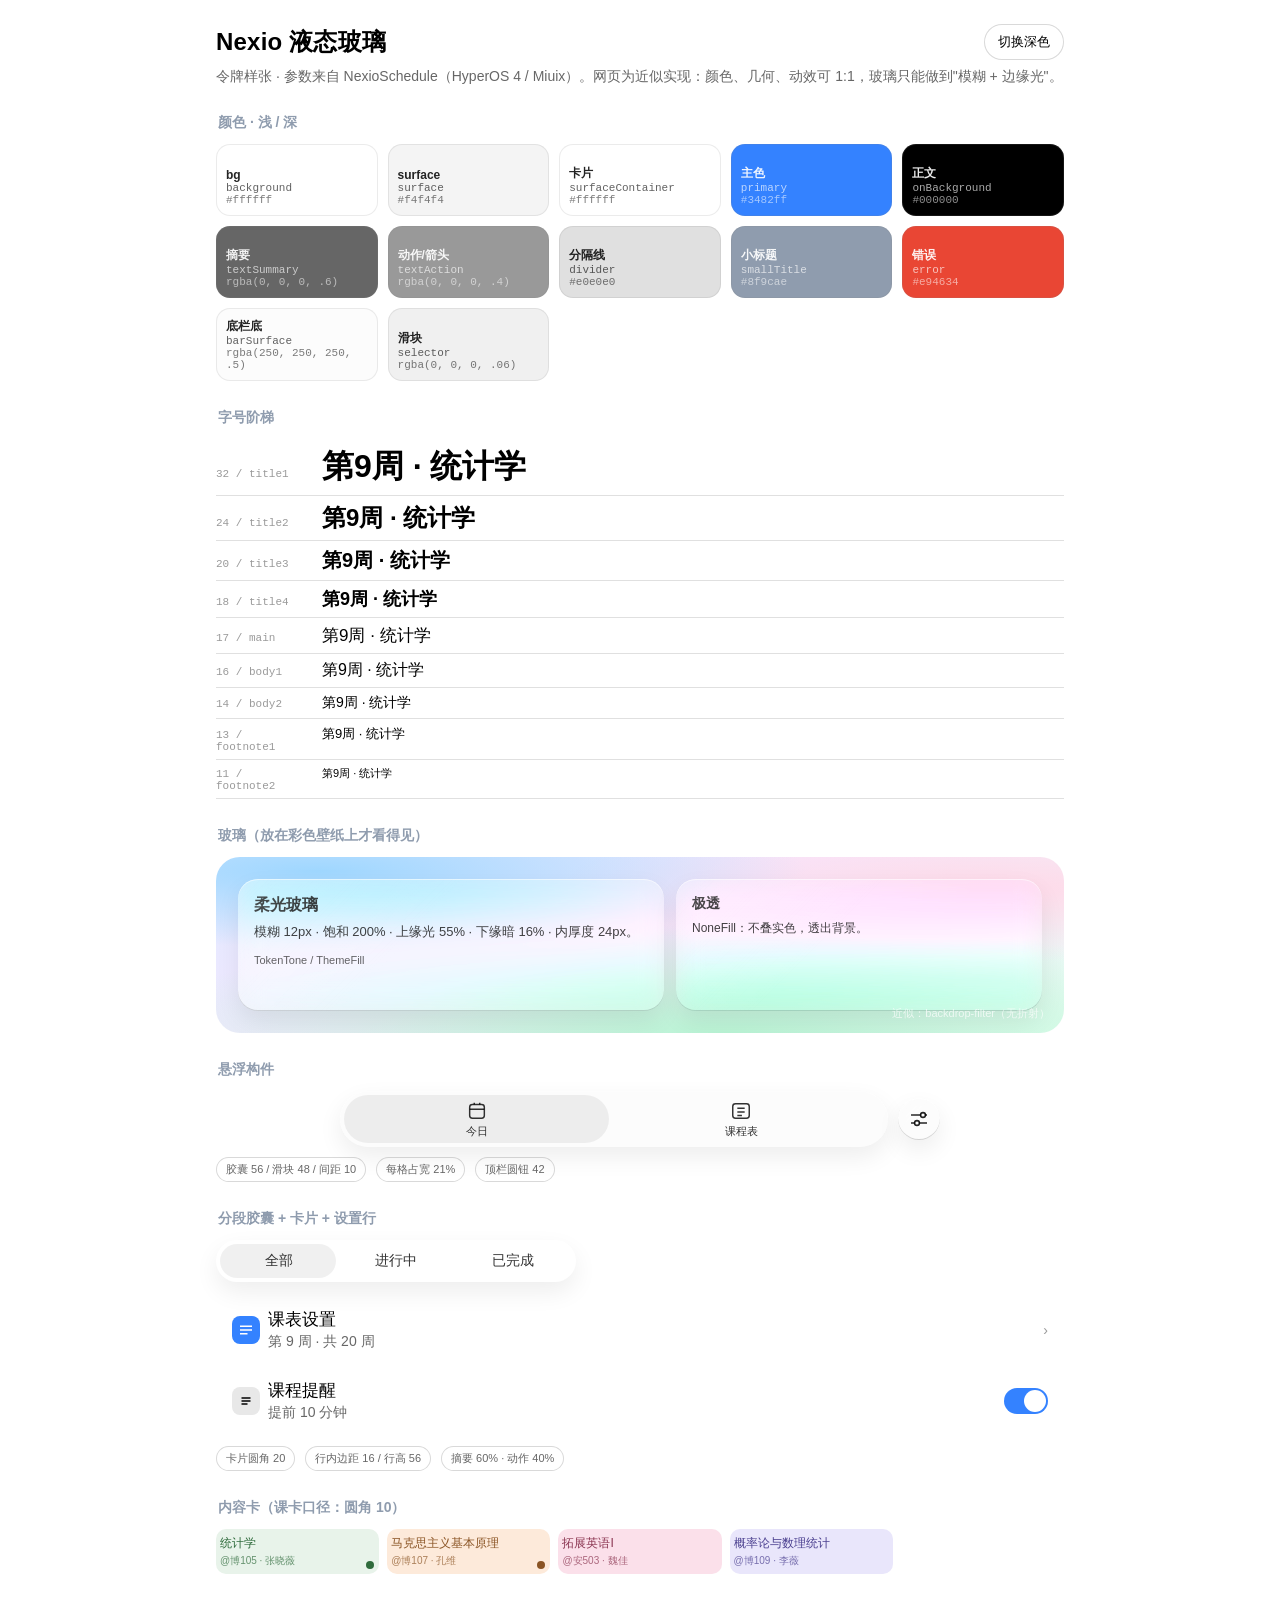
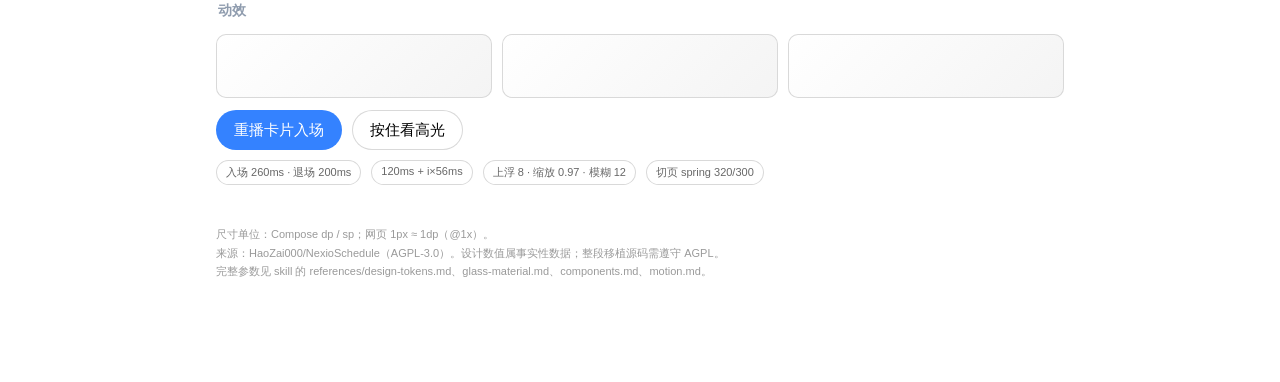
<file: nexio-liquid-glass-ui/assets/template/specimen.html>
<!DOCTYPE html>
<html lang="zh-CN" data-theme="light">
<head>
<meta charset="utf-8" />
<meta name="viewport" content="width=device-width, initial-scale=1, viewport-fit=cover" />
<title>Nexio 液态玻璃 · 令牌样张</title>
<link rel="stylesheet" href="nexio-tokens.css" />
<style>
  body { background: var(--nx-bg); color: var(--nx-on-bg); }
  .wrap { max-width: 880px; margin: 0 auto; padding: 24px 16px 96px; }
  .hd { display: flex; align-items: center; gap: 12px; margin-bottom: 8px; }
  .hd h1 { font-size: var(--nx-t2); margin: 0; flex: 1; letter-spacing: .2px; }
  .toggle { border: 0; background: var(--nx-surface-container); color: var(--nx-on-bg);
            height: 36px; padding: 0 14px; border-radius: 999px; font-size: 13px; cursor: pointer;
            box-shadow: inset 0 0 0 1px var(--nx-outline); }
  .sub { color: var(--nx-text-summary); font-size: var(--nx-body2); margin: 0 0 24px; }
  section { margin: 28px 0; }
  h2 { font-size: var(--nx-body2); font-weight: 700; color: var(--nx-small-title);
       margin: 0 0 12px; padding-left: 2px; }
  .grid { display: grid; gap: 10px; grid-template-columns: repeat(auto-fill, minmax(150px, 1fr)); }
  .sw { border-radius: 14px; padding: 10px; min-height: 72px; display: flex; flex-direction: column;
        justify-content: flex-end; box-shadow: inset 0 0 0 1px rgba(128,128,128,.16); }
  .sw b { font-size: 12px; font-weight: 600; }
  .sw span { font-size: 11px; opacity: .72; font-family: ui-monospace, Menlo, monospace; }

  .type-row { display: flex; align-items: baseline; gap: 14px; padding: 6px 0; border-bottom: 1px solid var(--nx-divider); }
  .type-row i { width: 92px; font-style: normal; font-size: 11px; color: var(--nx-text-action); font-family: ui-monospace, Menlo, monospace; }

  .wall {
    position: relative; border-radius: 24px; overflow: hidden; padding: 22px;
    background:
      radial-gradient(120% 90% at 12% 8%, #9fd7ff 0%, transparent 48%),
      radial-gradient(100% 80% at 92% 18%, #ffd9e8 0%, transparent 52%),
      radial-gradient(120% 100% at 60% 100%, #b9f3d4 0%, transparent 60%),
      linear-gradient(160deg, #dfe9ff, #f6e8ff 46%, #e8fff3);
  }
  html[data-theme="dark"] .wall {
    background:
      radial-gradient(120% 90% at 12% 8%, #1c4a6e 0%, transparent 48%),
      radial-gradient(100% 80% at 92% 18%, #5b2237 0%, transparent 52%),
      radial-gradient(120% 100% at 60% 100%, #164a34 0%, transparent 60%),
      linear-gradient(160deg, #0e1622, #1b1226 46%, #0d1a15);
  }
  .wall-label { position: absolute; right: 14px; bottom: 12px; font-size: 11px; color: rgba(255,255,255,.7); }

  .glass-demo { display: flex; gap: 12px; flex-wrap: wrap; align-items: flex-start; }
  .glass-card { flex: 1 1 220px; min-height: 132px; border-radius: var(--nx-radius-card);
                padding: 16px; color: rgba(0,0,0,.86); }
  html[data-theme="dark"] .glass-card { color: rgba(255,255,255,.9); }
  .glass-card h3 { margin: 0 0 6px; font-size: 16px; }
  .glass-card p { margin: 0; font-size: 13px; opacity: .86; line-height: 1.5; }
  .glass-card .tagline { margin-top: 12px; font-size: 11px; opacity: .7; }

  .bar-demo { display: flex; gap: 10px; align-items: center; justify-content: center; flex-wrap: wrap; }
  .seg-wrap { width: min(360px, 100%); }

  .row-demo { background: var(--nx-surface-container); border-radius: var(--nx-radius-card); overflow: hidden; }
  .kv { display: flex; gap: 10px; flex-wrap: wrap; margin-top: 10px; }
  .chip { font-size: 11px; padding: 5px 10px; border-radius: 999px; background: var(--nx-surface-container);
          box-shadow: inset 0 0 0 1px var(--nx-outline); color: var(--nx-text-summary); }

  .play { margin-top: 12px; display: flex; gap: 10px; flex-wrap: wrap; }
  .pill-btn { border: 0; border-radius: 999px; height: 40px; padding: 0 18px; font-size: 15px;
              cursor: pointer; background: var(--nx-primary); color: var(--nx-on-primary); }
  .pill-btn.ghost { background: var(--nx-surface-container); color: var(--nx-on-bg);
                    box-shadow: inset 0 0 0 1px var(--nx-outline); }
  .reveal-stage { margin-top: 14px; display: grid; gap: 10px; grid-template-columns: repeat(3, 1fr); }
  .reveal-stage .cell { height: 64px; border-radius: var(--nx-radius-item);
                        background: linear-gradient(135deg, var(--nx-surface-container), var(--nx-surface));
                        box-shadow: inset 0 0 0 1px var(--nx-outline); }
  footer { margin-top: 40px; font-size: 11px; color: var(--nx-text-action); line-height: 1.7; }
</style>
</head>
<body>
<div class="wrap">
  <div class="hd">
    <h1>Nexio 液态玻璃</h1>
    <button class="toggle" id="tg">切换深色</button>
  </div>
  <p class="sub">令牌样张 · 参数来自 NexioSchedule（HyperOS 4 / Miuix）。网页为近似实现：颜色、几何、动效可 1:1，玻璃只能做到"模糊 + 边缘光"。</p>

  <section>
    <h2>颜色 · 浅 / 深</h2>
    <div class="grid" id="colors"></div>
  </section>

  <section>
    <h2>字号阶梯</h2>
    <div id="types"></div>
  </section>

  <section>
    <h2>玻璃（放在彩色壁纸上才看得见）</h2>
    <div class="wall">
      <div class="glass-demo">
        <div class="glass-card nx-glass nx-press">
          <h3>柔光玻璃</h3>
          <p>模糊 12px · 饱和 200% · 上缘光 55% · 下缘暗 16% · 内厚度 24px。</p>
          <div class="tagline">TokenTone / ThemeFill</div>
        </div>
        <div class="glass-card nx-glass" style="--nx-glass-fill: rgba(255,255,255,.06); flex:1 1 160px;">
          <h3 style="font-size:14px">极透</h3>
          <p style="font-size:12px">NoneFill：不叠实色，透出背景。</p>
        </div>
      </div>
      <span class="wall-label">近似：backdrop-filter（无折射）</span>
    </div>
  </section>

  <section>
    <h2>悬浮构件</h2>
    <div class="bar-demo">
      <div class="nx-pill" style="padding-right:14px">
        <button class="nx-tab" aria-selected="true">
          <svg viewBox="0 0 24 24" width="22" height="22" fill="none" stroke="currentColor" stroke-width="1.6"><rect x="4" y="5" width="16" height="15" rx="3"/><path d="M4 10h16M9 5v-2M15 5v-2"/></svg>
          今日
        </button>
        <button class="nx-tab">
          <svg viewBox="0 0 24 24" width="22" height="22" fill="none" stroke="currentColor" stroke-width="1.6"><rect x="3" y="4" width="18" height="16" rx="3"/><path d="M8 9h8M8 13h8M8 17h5"/></svg>
          课程表
        </button>
      </div>
      <button class="nx-circle-btn nx-glass" aria-label="设置" style="--nx-m:1">
        <svg viewBox="0 0 24 24" width="24" height="24" fill="none" stroke="currentColor" stroke-width="1.6"><path d="M4 8h10M18 8h2M4 16h4M12 16h8"/><circle cx="16" cy="8" r="2.4"/><circle cx="10" cy="16" r="2.4"/></svg>
      </button>
    </div>
    <div class="kv">
      <span class="chip">胶囊 56 / 滑块 48 / 间距 10</span>
      <span class="chip">每格占宽 21%</span>
      <span class="chip">顶栏圆钮 42</span>
    </div>
  </section>

  <section>
    <h2>分段胶囊 + 卡片 + 设置行</h2>
    <div class="seg-wrap">
      <div class="nx-segment" id="seg">
        <div class="nx-segment__selector" style="width:calc(33.333% - 8px)"></div>
        <button class="nx-segment__btn">全部</button>
        <button class="nx-segment__btn">进行中</button>
        <button class="nx-segment__btn">已完成</button>
      </div>
    </div>
    <div class="nx-card" style="margin-top:12px">
      <button class="nx-row">
        <span class="nx-icon-box"><svg viewBox="0 0 24 24" fill="none" stroke="currentColor" stroke-width="1.8"><path d="M4 7h16M4 12h16M4 17h10"/></svg></span>
        <span class="nx-row__title">课表设置<span class="nx-row__summary">第 9 周 · 共 20 周</span></span>
        <span class="nx-row__action">›</span>
      </button>
      <button class="nx-row">
        <span class="nx-icon-box" style="background:var(--nx-surface-high); color:var(--nx-on-bg)">
          <svg viewBox="0 0 24 24" fill="none" stroke="currentColor" stroke-width="1.8"><path d="M6 8h12M6 12h12M6 16h8"/></svg></span>
        <span class="nx-row__title">课程提醒<span class="nx-row__summary">提前 10 分钟</span></span>
        <span class="nx-switch" data-on="true" style="align-self:center"></span>
      </button>
    </div>
    <div class="kv">
      <span class="chip">卡片圆角 20</span><span class="chip">行内边距 16 / 行高 56</span>
      <span class="chip">摘要 60% · 动作 40%</span>
    </div>
  </section>

  <section>
    <h2>内容卡（课卡口径：圆角 10）</h2>
    <div style="display:grid;gap:8px;grid-template-columns:repeat(auto-fill,minmax(150px,1fr))">
      <div class="nx-item" style="background:#e8f3ea;color:#2f6b3c">统计学<span class="nx-item__meta">@博105 · 张晓薇</span><span class="nx-item__dot" style="background:#2f6b3c"></span></div>
      <div class="nx-item" style="background:#fdeada;color:#8a5424">马克思主义基本原理<span class="nx-item__meta">@博107 · 孔维</span><span class="nx-item__dot" style="background:#8a5424"></span></div>
      <div class="nx-item" style="background:#fbe0ea;color:#8a3450">拓展英语I<span class="nx-item__meta">@安503 · 魏佳</span></div>
      <div class="nx-item" style="background:#e9e6fb;color:#4a3f8f">概率论与数理统计<span class="nx-item__meta">@博109 · 李薇</span></div>
    </div>
  </section>

  <section>
    <h2>动效</h2>
    <div class="reveal-stage" id="stage">
      <div class="cell"></div><div class="cell"></div><div class="cell"></div>
    </div>
    <div class="play">
      <button class="pill-btn" id="playReveal">重播卡片入场</button>
      <button class="pill-btn ghost" id="playPress">按住看高光</button>
    </div>
    <div class="kv">
      <span class="chip">入场 260ms · 退场 200ms</span>
      <span class="chip">120ms + i×56ms</span>
      <span class="chip">上浮 8 · 缩放 0.97 · 模糊 12</span>
      <span class="chip">切页 spring 320/300</span>
    </div>
  </section>

  <footer>
    尺寸单位：Compose dp / sp；网页 1px ≈ 1dp（@1x）。<br>
    来源：HaoZai000/NexioSchedule（AGPL-3.0）。设计数值属事实性数据；整段移植源码需遵守 AGPL。<br>
    完整参数见 skill 的 references/design-tokens.md、glass-material.md、components.md、motion.md。
  </footer>
</div>

<script>
(() => {
  const html = document.documentElement;
  const tg = document.getElementById('tg');
  tg.onclick = () => {
    const dark = html.getAttribute('data-theme') === 'dark';
    html.setAttribute('data-theme', dark ? 'light' : 'dark');
    tg.textContent = dark ? '切换深色' : '切换浅色';
    render();
  };

  const COLORS = [
    ['background', 'bg'], ['surface', 'surface'], ['surfaceContainer', '卡片'],
    ['primary', '主色'], ['onBackground', '正文'], ['textSummary', '摘要'],
    ['textAction', '动作/箭头'], ['divider', '分隔线'], ['smallTitle', '小标题'],
    ['error', '错误'], ['barSurface', '底栏底'], ['selector', '滑块']
  ];

  function cssVar(name) {
    const map = { background: '--nx-bg', surface: '--nx-surface', surfaceContainer: '--nx-surface-container',
      primary: '--nx-primary', onBackground: '--nx-on-bg', textSummary: '--nx-text-summary',
      textAction: '--nx-text-action', divider: '--nx-divider', smallTitle: '--nx-small-title',
      error: '--nx-error', barSurface: '--nx-bar', selector: '--nx-selector' };
    return getComputedStyle(html).getPropertyValue(map[name]).trim();
  }

  // 依据颜色亮度自动选黑/白字，避免浅色块上出现白字
  function luminance(color) {
    let r = 255, g = 255, b = 255;
    const hex = color.match(/^#([0-9a-f]{6})$/i);
    if (hex) {
      const v = hex[1];
      r = parseInt(v.slice(0, 2), 16); g = parseInt(v.slice(2, 4), 16); b = parseInt(v.slice(4, 6), 16);
    } else {
      const m = color.match(/rgba?\(([^)]+)\)/i);
      if (m) {
        const p = m[1].split(',').map(s => parseFloat(s.trim()));
        const a = p.length > 3 ? p[3] : 1;
        // 与白色底/深色底合成后再算亮度
        const base = html.getAttribute('data-theme') === 'dark' ? 36 : 255;
        r = p[0] * a + base * (1 - a);
        g = p[1] * a + base * (1 - a);
        b = p[2] * a + base * (1 - a);
      }
    }
    const lin = c => { c /= 255; return c <= .03928 ? c / 12.92 : Math.pow((c + .055) / 1.055, 2.4); };
    return .2126 * lin(r) + .7152 * lin(g) + .0722 * lin(b);
  }

  function render() {
    const box = document.getElementById('colors');
    box.innerHTML = COLORS.map(([n, label]) => {
      const v = cssVar(n);
      const fg = luminance(v) > 0.45 ? 'rgba(0,0,0,.86)' : 'rgba(255,255,255,.92)';
      return `<div class="sw" style="background:${v};color:${fg}">
        <b>${label}</b><span>${n}</span><span style="opacity:.6">${v}</span></div>`;
    }).join('');
  }

  const TYPES = [
    ['32 / title1', '32px', 600], ['24 / title2', '24px', 600], ['20 / title3', '20px', 600],
    ['18 / title4', '18px', 600], ['17 / main', '17px', 400], ['16 / body1', '16px', 400],
    ['14 / body2', '14px', 400], ['13 / footnote1', '13px', 400], ['11 / footnote2', '11px', 400]
  ];
  document.getElementById('types').innerHTML = TYPES.map(([label, size, w]) =>
    `<div class="type-row"><i>${label}</i><span style="font-size:${size};font-weight:${w}">第9周 · 统计学</span></div>`
  ).join('');

  // 分段滑块：按实际槽宽算像素，避免用 % 造成错位
  const seg = document.getElementById('seg');
  const sel = seg.querySelector('.nx-segment__selector');
  const btns = [...seg.querySelectorAll('.nx-segment__btn')];
  let segIndex = 0;
  function placeSeg(i) {
    const inner = seg.clientWidth - 8;          // 左右各 4px 内边距
    const slot = inner / btns.length;
    sel.style.width = `${slot - 1}px`;           // 左右各内缩 0.5px
    sel.style.transform = `translateX(${i * slot}px)`;
    segIndex = i;
  }
  btns.forEach((b, i) => b.onclick = () => placeSeg(i));
  addEventListener('resize', () => placeSeg(segIndex));
  placeSeg(0);

  // 卡片入场重播
  const stage = document.getElementById('stage');
  document.getElementById('playReveal').onclick = () => {
    [...stage.children].forEach((c, i) => {
      c.classList.remove('nx-reveal', 'nx-glass');
      void c.offsetWidth;
      c.style.setProperty('--i', i);
      c.classList.add('nx-reveal', 'nx-glass');
      c.style.setProperty('--nx-glass-fill', 'rgba(255,255,255,.18)');
    });
  };

  // 按压高光跟随
  document.getElementById('playPress').addEventListener('pointerdown', (e) => {
    const r = e.currentTarget.getBoundingClientRect();
    e.currentTarget.style.setProperty('--hx', `${e.clientX - r.left}px`);
    e.currentTarget.style.setProperty('--hy', `${e.clientY - r.top}px`);
  });

  document.querySelectorAll('.nx-press').forEach(el => {
    el.addEventListener('pointerdown', e => {
      const r = el.getBoundingClientRect();
      el.style.setProperty('--hx', `${e.clientX - r.left}px`);
      el.style.setProperty('--hy', `${e.clientY - r.top}px`);
    });
  });

  render();
})();
</script>
</body>
</html>
</file>
<file: nexio-liquid-glass-ui/assets/template/nexio-tokens.css>
/* ============================================================
   Nexio 液态玻璃 · 设计令牌与构件（Web 近似实现）
   来源：HaoZai000/NexioSchedule（AGPL-3.0）设计参数
   用法：<html data-theme="light|dark">，引入本文件即可。
   ============================================================ */

:root {
  /* ---- 颜色：浅色 ---- */
  --nx-bg: #ffffff;
  --nx-surface: #f4f4f4;
  --nx-surface-container: #ffffff;
  --nx-surface-high: #e8e8e8;
  --nx-primary: #3482ff;
  --nx-on-primary: #ffffff;
  --nx-on-bg: #000000;
  --nx-on-bg-variant: #8c93b0;
  --nx-text-2: rgba(0, 0, 0, .8);
  --nx-text-summary: rgba(0, 0, 0, .6);
  --nx-text-action: rgba(0, 0, 0, .4);
  --nx-text-disabled: #b2b2b2;
  --nx-divider: #e0e0e0;
  --nx-outline: #d9d9d9;
  --nx-small-title: #8f9cae;
  --nx-error: #e94634;
  --nx-on-error: #ffffff;
  --nx-bar: rgba(250, 250, 250, .5);
  --nx-segment-idle: #ffffff;
  --nx-selector: rgba(0, 0, 0, .06);
  --nx-icon: rgba(0, 0, 0, .85);
  --nx-icon-tab: rgba(0, 0, 0, .8);
  --nx-dim: rgba(0, 0, 0, .3);
  --nx-shadow: 0 4px 24px rgba(0, 0, 0, .10);
  --nx-shadow-soft: 0 10px 24px rgba(0, 0, 0, .07);

  /* ---- 几何 ---- */
  --nx-radius-card: 20px;
  --nx-radius-item: 10px;
  --nx-radius-icon: 8px;
  --nx-radius-menu: 16px;
  --nx-bar-h: 56px;
  --nx-selector-h: 48px;
  --nx-segment-h: 42px;
  --nx-segment-selector-h: 34px;
  --nx-btn-circle: 42px;
  --nx-gap: 10px;
  --nx-row-pad: 16px;
  --nx-group-gap: 12px;
  --nx-float-bottom: max(calc(env(safe-area-inset-bottom, 0px) + 2px), 22px);

  /* ---- 字体 ---- */
  --nx-font: -apple-system, "MiSans", "SF Pro Text", "Segoe UI", Roboto, "Noto Sans SC", sans-serif;
  --nx-t1: 32px; --nx-t2: 24px; --nx-t3: 20px; --nx-t4: 18px;
  --nx-main: 17px; --nx-h2: 16px; --nx-body2: 14px; --nx-fn1: 13px; --nx-fn2: 11px;

  /* ---- 动效 ---- */
  --nx-out-quart: cubic-bezier(.165, .84, .44, 1);
  --nx-out-cubic: cubic-bezier(.215, .61, .355, 1);
  --nx-out-quint: cubic-bezier(.23, 1, .32, 1);
  --nx-page: cubic-bezier(.3, .5, .2, 1);
  --nx-spring: cubic-bezier(.34, 1.36, .64, 1);
  --nx-dur-fast: .18s;
  --nx-dur-card: .26s;
  --nx-dur-text: .32s;
  --nx-dur-morph: .54s;
}

html[data-theme="dark"] {
  --nx-bg: #242424;
  --nx-surface: #000000;
  --nx-surface-container: #242424;
  --nx-surface-high: #2d2d2d;
  --nx-primary: #277af7;
  --nx-on-bg: rgba(255, 255, 255, .9);
  --nx-on-bg-variant: #787e96;
  --nx-text-2: rgba(255, 255, 255, .8);
  --nx-text-summary: rgba(255, 255, 255, .5);
  --nx-text-action: rgba(255, 255, 255, .4);
  --nx-text-disabled: #666666;
  --nx-divider: #393939;
  --nx-outline: #404040;
  --nx-small-title: #98a4b6;
  --nx-error: #f12522;
  --nx-bar: rgba(36, 36, 36, .6);
  --nx-segment-idle: #242424;
  --nx-selector: rgba(255, 255, 255, .1);
  --nx-icon: rgba(255, 255, 255, .85);
  --nx-icon-tab: rgba(255, 255, 255, .8);
  --nx-dim: rgba(0, 0, 0, .6);
  --nx-shadow: 0 4px 24px rgba(0, 0, 0, .2);
  --nx-shadow-soft: 0 10px 24px rgba(0, 0, 0, .28);
}

* { box-sizing: border-box; }
html, body { margin: 0; background: var(--nx-bg); color: var(--nx-on-bg); font-family: var(--nx-font); }
body { -webkit-font-smoothing: antialiased; }

/* ---------- 玻璃 ---------- */
.nx-glass {
  position: relative;
  background: var(--nx-glass-fill, rgba(255, 255, 255, .28));
  backdrop-filter: blur(var(--nx-glass-blur, 12px)) saturate(var(--nx-glass-sat, 200%)) brightness(1.04);
  -webkit-backdrop-filter: blur(var(--nx-glass-blur, 12px)) saturate(var(--nx-glass-sat, 200%)) brightness(1.04);
  box-shadow:
    inset 0 1px 0 rgba(255, 255, 255, .55),
    inset 0 -1px 0 rgba(0, 0, 0, .16),
    inset 0 0 24px rgba(255, 255, 255, .06),
    var(--nx-shadow-soft);
  overflow: hidden;
  isolation: isolate;
}
html[data-theme="dark"] .nx-glass { --nx-glass-fill: rgba(0, 0, 0, .32); }
.nx-glass::before {
  content: ""; position: absolute; inset: 0; pointer-events: none;
  background: linear-gradient(135deg, rgba(255, 255, 255, .22), rgba(255, 255, 255, 0) 42%);
  mix-blend-mode: screen;
}
/* 不支持 backdrop-filter 时退回实底（等同 NONE 档） */
@supports not (backdrop-filter: blur(1px)) {
  .nx-glass { background: var(--nx-surface-container); box-shadow: inset 0 0 0 .8px var(--nx-outline), var(--nx-shadow-soft); }
  .nx-glass::before { display: none; }
}

/* ---------- 顶栏 ---------- */
.nx-topbar {
  position: sticky; top: 0; z-index: 20;
  height: 52px; display: flex; align-items: center; gap: 8px;
  padding: 0 16px;
  background: rgba(255, 255, 255, calc(.72 * var(--nx-m, 0)));
  backdrop-filter: blur(calc(12px * var(--nx-m, 0)));
  -webkit-backdrop-filter: blur(calc(12px * var(--nx-m, 0)));
  transition: background .6s var(--nx-out-quart), backdrop-filter .4s var(--nx-out-quart);
}
html[data-theme="dark"] .nx-topbar { background: rgba(36, 36, 36, calc(.72 * var(--nx-m, 0))); }
.nx-topbar__title { flex: 1; text-align: center; font-size: 18px; font-weight: 600; }

.nx-circle-btn {
  width: var(--nx-btn-circle); height: var(--nx-btn-circle);
  flex: 0 0 var(--nx-btn-circle);
  border: 0; padding: 0; border-radius: 999px;
  display: grid; place-items: center;
  color: var(--nx-icon); cursor: pointer;
  background: var(--nx-bar);
  backdrop-filter: blur(6px) saturate(180%);
  -webkit-backdrop-filter: blur(6px) saturate(180%);
  opacity: calc(.35 + .65 * var(--nx-m, 1));
  transition: transform var(--nx-dur-fast) var(--nx-out-cubic), opacity .4s;
}
.nx-circle-btn:active { transform: scale(.952); }
.nx-circle-btn svg { width: 24px; height: 24px; }

/* ---------- 底栏 ---------- */
.nx-bottom {
  position: fixed; left: 50%; transform: translateX(-50%);
  bottom: var(--nx-float-bottom);
  display: flex; gap: var(--nx-gap); align-items: center;
  z-index: 30;
}
.nx-pill {
  height: var(--nx-bar-h); padding: 4px; display: flex; align-items: center;
  border-radius: 999px; background: var(--nx-bar);
  backdrop-filter: blur(12px) saturate(200%);
  -webkit-backdrop-filter: blur(12px) saturate(200%);
  box-shadow: inset 0 1px 0 rgba(255, 255, 255, .5), var(--nx-shadow-soft);
}
.nx-tab {
  height: var(--nx-selector-h); border-radius: 999px;
  display: flex; flex-direction: column; align-items: center; justify-content: center; gap: 2px;
  min-width: calc(21vw - 4px); padding: 0 10px;
  border: 0; background: transparent; color: var(--nx-icon-tab);
  font-size: var(--nx-fn2); cursor: pointer;
  transition: background var(--nx-dur-text) var(--nx-spring);
}
.nx-tab[aria-selected="true"] { background: var(--nx-selector); }

/* ---------- 分段胶囊 ---------- */
.nx-segment {
  position: relative; height: var(--nx-segment-h); padding: 4px; border-radius: 999px;
  background: var(--nx-segment-idle); display: flex; align-items: center;
  box-shadow: inset 0 1px 0 rgba(255, 255, 255, .4), var(--nx-shadow-soft);
}
.nx-segment__btn {
  position: relative; z-index: 1; flex: 1; height: 100%;
  border: 0; background: transparent; color: var(--nx-text-2);
  font-size: 14px; font-weight: 500; cursor: pointer;
}
.nx-segment__selector {
  position: absolute; top: 4px; bottom: 4px; left: 4px;
  height: var(--nx-segment-selector-h); border-radius: 999px;
  background: var(--nx-selector);
  transition: transform var(--nx-dur-text) var(--nx-spring), width var(--nx-dur-text) var(--nx-spring);
}

/* ---------- 卡片 / 列表 ---------- */
.nx-card {
  background: var(--nx-surface-container); border-radius: var(--nx-radius-card);
  overflow: hidden;
}
.nx-card + .nx-card { margin-top: var(--nx-group-gap); }
.nx-row {
  display: flex; align-items: center; gap: 8px;
  padding: 14px var(--nx-row-pad); min-height: 56px;
  background: transparent; border: 0; width: 100%; text-align: left;
  color: var(--nx-on-bg); font-family: var(--nx-font); cursor: pointer;
}
.nx-row:active { background: var(--nx-selector); }
.nx-row__title { font-size: var(--nx-main); font-weight: 500; flex: 1; }
.nx-row__summary { display: block; font-size: var(--nx-body2); color: var(--nx-text-summary); font-weight: 400; margin-top: 2px; }
.nx-row__action { color: var(--nx-text-action); font-size: var(--nx-body2); }
.nx-icon-box {
  width: 28px; height: 28px; border-radius: var(--nx-radius-icon);
  display: grid; place-items: center; background: var(--nx-primary);
  color: #fff; flex: 0 0 28px;
}
.nx-icon-box svg { width: 18px; height: 18px; }

.nx-small-title {
  font-size: var(--nx-body2); font-weight: 700; color: var(--nx-small-title);
  padding: 8px 12px; margin-top: 4px;
}
.nx-page { padding: 0 var(--nx-row-pad) 60px; }
@media (min-width: 600px) { .nx-page { padding: 0 20px 60px; } }

/* ---------- 内容卡（课表/流水/待办） ---------- */
.nx-item {
  border-radius: var(--nx-radius-item);
  padding: 6px 4px; font-size: 12px; font-weight: 500;
  overflow: hidden; position: relative;
}
.nx-item__meta { display: block; font-size: 10px; opacity: .7; margin-top: 2px; }
.nx-item__dot { position: absolute; right: 5px; bottom: 5px; width: 8px; height: 8px; border-radius: 999px; }

/* ---------- 开关 ---------- */
.nx-switch { width: 44px; height: 26px; border-radius: 999px; background: var(--nx-segment-idle); position: relative; }
.nx-switch[data-on="true"] { background: var(--nx-primary); }
.nx-switch::after {
  content: ""; position: absolute; top: 2px; left: 2px; width: 22px; height: 22px; border-radius: 999px;
  background: #fff; transition: transform var(--nx-dur-fast) var(--nx-out-cubic);
}
.nx-switch[data-on="true"]::after { transform: translateX(18px); }

/* ---------- 动效 ---------- */
@keyframes nx-reveal {
  from { opacity: 0; transform: translateY(8px) scale(.97); filter: blur(10px); }
  to   { opacity: 1; transform: none; filter: blur(0); }
}
.nx-reveal { animation: nx-reveal var(--nx-dur-card) var(--nx-out-quart) both; animation-delay: calc(.12s + var(--i, 0) * 56ms); }

@keyframes nx-text-in { from { opacity: 0; filter: blur(8px); } to { opacity: 1; filter: blur(0); } }
.nx-text-swap { animation: nx-text-in .18s var(--nx-out-quart) both; }

.nx-morph { transition: transform var(--nx-dur-morph) var(--nx-out-quart), border-radius var(--nx-dur-morph) var(--nx-out-quart); }

@media (prefers-reduced-motion: reduce) {
  *, *::before, *::after { animation-duration: .01ms !important; transition-duration: .01ms !important; }
}

/* ---------- 按压高光 ---------- */
.nx-press { position: relative; overflow: hidden; }
.nx-press::after {
  content: ""; position: absolute; left: var(--hx, 50%); top: var(--hy, 50%);
  width: 180%; aspect-ratio: 1; translate: -50% -50%; pointer-events: none;
  background: radial-gradient(circle, rgba(255, 255, 255, .5), transparent 62%);
  opacity: 0; transition: opacity .2s;
}
.nx-press:active::after { opacity: 1; }
</file>
